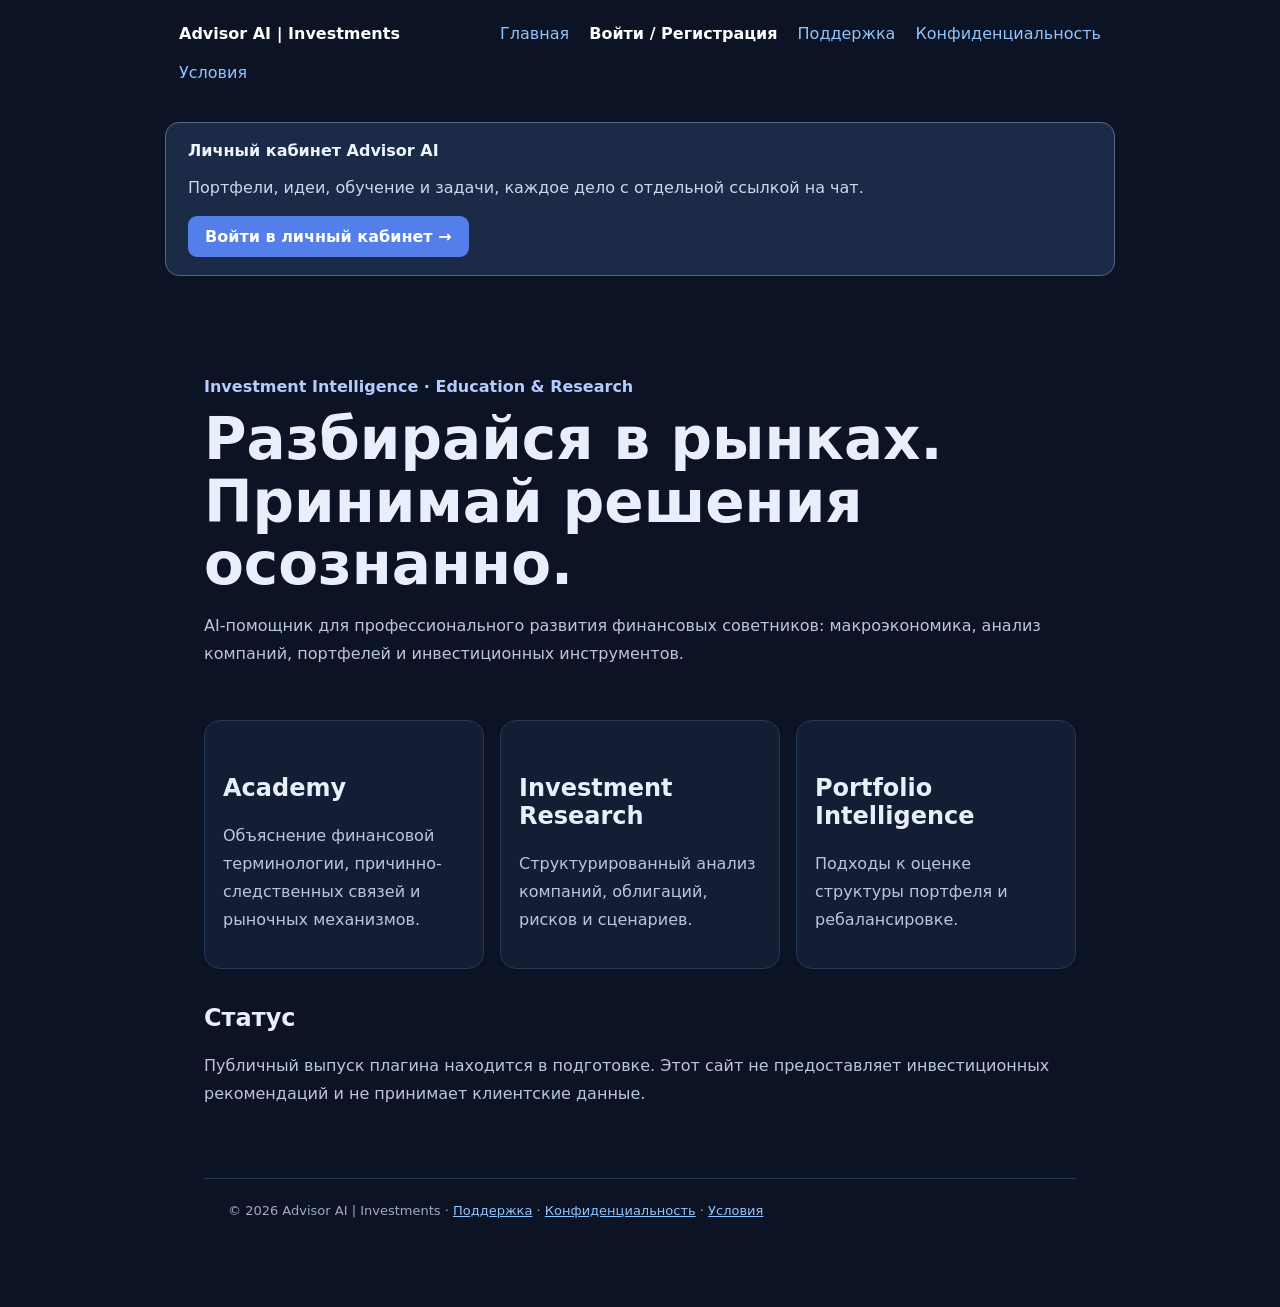
<file: index.html>
<!doctype html><html lang="ru"><head><meta charset="utf-8"><meta name="viewport" content="width=device-width,initial-scale=1"><title>Advisor AI | Investments</title><meta name="description" content="AI-помощник финансового советника: обучение, исследование рынков и аналитические инструменты."><link rel="stylesheet" href="style.css"></head><body><nav><span class="brand">Advisor AI | Investments</span><a href="index.html">Главная</a><a href="workspace.html" style="color:#fff;font-weight:700">Войти / Регистрация</a><a href="support.html">Поддержка</a><a href="privacy.html">Конфиденциальность</a><a href="terms.html">Условия</a></nav><div style="max-width:950px;margin:16px auto;padding:18px 22px;border:1px solid #53688e;border-radius:14px;background:#1b2b47;color:#eef3ff"><strong>Личный кабинет Advisor AI</strong><p style="color:#c9d7ef;line-height:1.5">Портфели, идеи, обучение и задачи, каждое дело с отдельной ссылкой на чат.</p><a style="display:inline-block;padding:11px 17px;border-radius:9px;background:#547fea;color:white;text-decoration:none;font-weight:700" href="workspace.html">Войти в личный кабинет →</a></div><main><section class="hero"><div class="pill">Investment Intelligence · Education & Research</div><h1>Разбирайся в рынках.<br>Принимай решения осознанно.</h1><p>AI-помощник для профессионального развития финансовых советников: макроэкономика, анализ компаний, портфелей и инвестиционных инструментов.</p></section><div class="cards"><div class="card"><h2>Academy</h2><p>Объяснение финансовой терминологии, причинно-следственных связей и рыночных механизмов.</p></div><div class="card"><h2>Investment Research</h2><p>Структурированный анализ компаний, облигаций, рисков и сценариев.</p></div><div class="card"><h2>Portfolio Intelligence</h2><p>Подходы к оценке структуры портфеля и ребалансировке.</p></div></div><h2>Статус</h2><p>Публичный выпуск плагина находится в подготовке. Этот сайт не предоставляет инвестиционных рекомендаций и не принимает клиентские данные.</p><footer>© 2026 Advisor AI | Investments · <a href="support.html">Поддержка</a> · <a href="privacy.html">Конфиденциальность</a> · <a href="terms.html">Условия</a></footer></main></body></html>
</file>
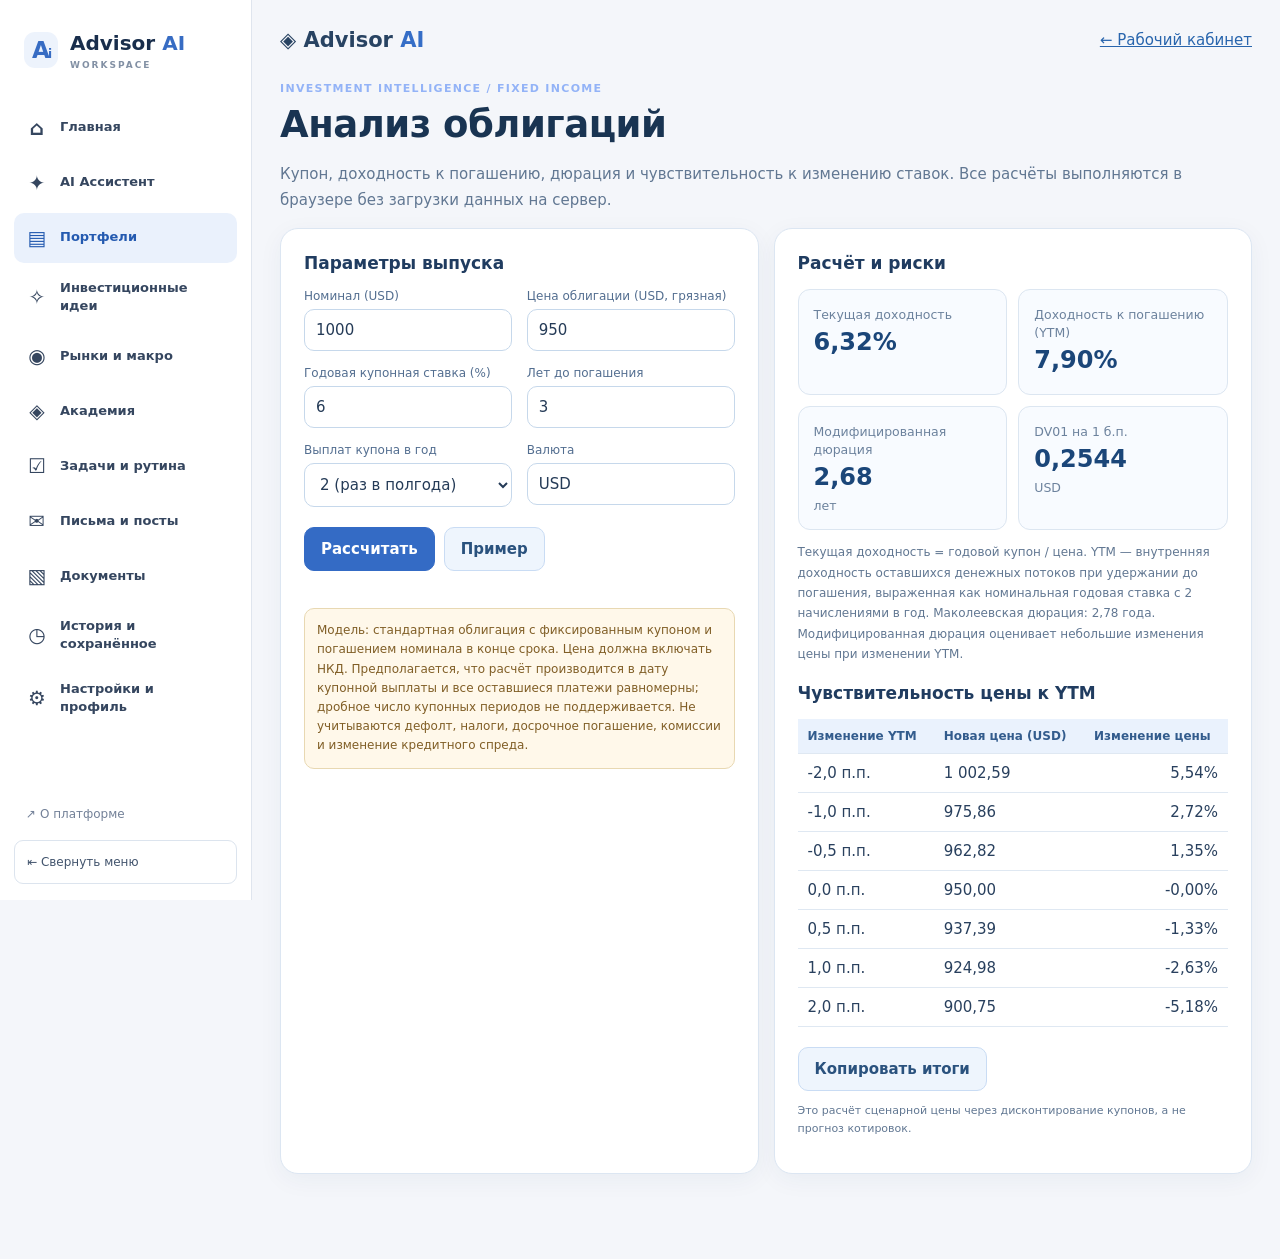
<file: bond-analysis.html>
<!doctype html>
<html lang="ru"><head><meta charset="utf-8"><meta name="viewport" content="width=device-width,initial-scale=1">
<title>Advisor AI · Анализ облигаций</title>
<style>
:root{font:14px Inter,system-ui,-apple-system,"Segoe UI",sans-serif;background:#0a1020;color:#eaf1ff;color-scheme:dark}*{box-sizing:border-box}body{margin:0}main{max-width:1030px;margin:auto;padding:28px 18px 70px}a{color:#a5c3ff}.brand{font-size:21px;font-weight:800}.brand span{color:#82aaff}.top{display:flex;justify-content:space-between;align-items:center;gap:15px;flex-wrap:wrap}.eyebrow{letter-spacing:1.3px;font-size:11px;color:#93b3f7;font-weight:700;margin-top:30px}h1{font-size:32px;margin:7px 0 8px}h2{font-size:17px;margin:0 0 15px}.sub{color:#a6b7d4;line-height:1.6}.grid{display:grid;grid-template-columns:repeat(2,minmax(0,1fr));gap:15px}.panel{border:1px solid #324767;background:#151f33;border-radius:15px;padding:22px}.fields{display:grid;grid-template-columns:repeat(2,minmax(0,1fr));gap:15px}label{display:block;font-size:12px;color:#a9bee0;margin-bottom:6px}input,select{width:100%;background:#0b1527;border:1px solid #395274;border-radius:9px;color:white;padding:12px;font:inherit}button{border:1px solid #46649a;background:#263f6b;color:#f6f9ff;border-radius:9px;padding:12px 16px;font:inherit;font-weight:700;cursor:pointer}button.primary{background:#5984f0;border-color:#5984f0}.tools{display:flex;gap:9px;flex-wrap:wrap;margin-top:20px}.stats{display:grid;grid-template-columns:repeat(2,1fr);gap:11px}.metric{border:1px solid #384d70;background:#1b2b45;border-radius:12px;padding:15px}.metric b{font-size:24px;display:block;margin:5px 0}.metric small{color:#a5b8d8}.hint{font-size:12px;line-height:1.6;color:#9eafcd}.notice{margin-top:17px;border:1px solid #604e3d;background:#2a241d;border-radius:9px;padding:12px;color:#e6caa0;font-size:12px;line-height:1.6}.error{color:#ffbbba;min-height:20px;white-space:pre-wrap}.results{margin-top:17px}.table-wrap{overflow:auto}table{width:100%;border-collapse:collapse}th,td{text-align:left;padding:10px;border-bottom:1px solid #334967;white-space:nowrap}th{color:#a6b9dc;font-size:12px}td:last-child{text-align:right}.quiet{font-size:11px;color:#a9b9d3}@media(max-width:700px){main{padding:18px 12px 40px}h1{font-size:26px}.grid,.fields{grid-template-columns:1fr}.panel{padding:16px}.stats{gap:8px}.metric{padding:12px}.metric b{font-size:20px}}
a.workspace-dock{position:fixed;left:14px;bottom:14px;z-index:999;display:inline-flex;align-items:center;min-height:46px;padding:10px 16px;border-radius:11px;border:1px solid #98b6f4;background:#304f86;color:#fff!important;text-decoration:none;font-weight:750;box-shadow:0 7px 25px #0008}a.workspace-dock:hover{background:#4168a6}a.workspace-dock:focus-visible{outline:3px solid #dbe8ff;outline-offset:3px}@media(max-width:600px){a.workspace-dock{position:sticky;display:flex;top:0;left:0;bottom:auto;width:100%;justify-content:center;border-radius:0;border-left:0;border-right:0;box-shadow:0 4px 18px #0009}}@media print{a.workspace-dock{display:none!important}}
/* Unified Advisor AI light, readable research tools */
:root{background:#f3f6fb;color:#1d314f;color-scheme:light;font-size:15px}
body{background:#f3f6fb;color:#1d314f}
main{max-width:1160px;padding:28px clamp(15px,3vw,35px) 85px}
h1{font-size:clamp(26px,3.6vw,37px);letter-spacing:-.5px;color:#193452;line-height:1.22}
h2{color:#203c60;line-height:1.3}
a{color:#2865ad}.brand,.top,.head{color:#284362}.brand span{color:#356ec7}
.sub,.muted,.hint,.note,.foot,.scenario-note,.quiet{color:#617792;line-height:1.7}
.panel{background:#fff;border:1px solid #dce6f2;border-radius:18px;box-shadow:0 6px 24px rgba(25,59,99,.05);padding:23px}
.tile,.metric,.item{background:#f8fbff;border:1px solid #dce6f1;border-radius:12px;color:#25405f}
.tile strong,.metric strong,.metric b{color:#1b4679}
.tile small,.metric small{color:#6c829d}
input,select,textarea,.scenario-controls input{background:#fff;color:#253b57;border:1px solid #c6d8eb;border-radius:10px;padding:11px}
label,.scenario-controls label{color:#536e90}
input:focus-visible,select:focus-visible,button:focus-visible,a:focus-visible{outline:3px solid #a6c9ff;outline-offset:2px}
button,.button,.btn{background:#eef5fd;color:#2a527e;border:1px solid #c9dcf4;border-radius:10px}
button.primary,.button.primary,.btn.primary{background:#346bc5;border-color:#346bc5;color:#fff}
table{border-collapse:collapse}td,th{border-bottom:1px solid #dfe8f2;color:#29405e}th{background:#eaf2fd;color:#335c8d;font-weight:750}
.notice,.warn{border:1px solid #e8d8b2;background:#fff8ea;color:#805e26;border-radius:10px}
.error,.scenario-error{color:#a53932}.success{background:#eaf7ee;color:#267147;border-color:#a9d9b7}.green{color:#23754e}.red{color:#ad4032}.dim{color:#7488a0}.caution{color:#926420}
.status{color:#456b99}
@media(max-width:720px){main{padding:16px 12px 70px}.panel{padding:15px}h1{font-size:27px}}
@media print{body,:root{background:white!important;color:#111!important}.panel,.tile,.metric,.item{background:white!important;color:#111!important;box-shadow:none!important;border-color:#bbb!important}th,td{color:#111!important}.note,.foot,.sub,.muted{color:#444!important}input,select,textarea{background:white!important;color:#111!important}}
</style><link rel="stylesheet" href="./assets/workspace-shell.css"><script defer src="./assets/workspace-shell.js"></script></head><body><a href="./workspace.html" class="workspace-dock" aria-label="Вернуться в мой Workspace">⌂ Мой Workspace</a><main><div class="top"><div class="brand">◈ Advisor <span>AI</span></div><a href="workspace.html">← Рабочий кабинет</a></div>
<div class="eyebrow">INVESTMENT INTELLIGENCE / FIXED INCOME</div><h1>Анализ облигаций</h1><p class="sub">Купон, доходность к погашению, дюрация и чувствительность к изменению ставок. Все расчёты выполняются в браузере без загрузки данных на сервер.</p>
<div class="grid"><section class="panel"><h2>Параметры выпуска</h2><form id="bond-form"><div class="fields">
<div><label for="face">Номинал (USD)</label><input id="face" type="number" min="0.01" step="any" value="1000" required></div>
<div><label for="price">Цена облигации (USD, грязная)</label><input id="price" type="number" min="0.01" step="any" value="950" required></div>
<div><label for="coupon">Годовая купонная ставка (%)</label><input id="coupon" type="number" min="0" max="100" step="any" value="6" required></div>
<div><label for="years">Лет до погашения</label><input id="years" type="number" min="0.08333333" max="100" step="any" value="3" required></div>
<div><label for="frequency">Выплат купона в год</label><select id="frequency"><option value="1">1 (ежегодно)</option><option value="2" selected>2 (раз в полгода)</option><option value="4">4 (ежеквартально)</option><option value="12">12 (ежемесячно)</option></select></div>
<div><label for="currency">Валюта</label><input id="currency" value="USD" disabled></div>
</div><div class="tools"><button class="primary" type="submit">Рассчитать</button><button id="example" type="button">Пример</button></div></form><div id="error" class="error" role="alert"></div>
<div class="notice">Модель: стандартная облигация с фиксированным купоном и погашением номинала в конце срока. Цена должна включать НКД. Предполагается, что расчёт производится в дату купонной выплаты и все оставшиеся платежи равномерны; дробное число купонных периодов не поддерживается. Не учитываются дефолт, налоги, досрочное погашение, комиссии и изменение кредитного спреда.</div></section>
<section class="panel"><h2>Расчёт и риски</h2><div class="stats">
<div class="metric"><small>Текущая доходность</small><b id="current">—</b></div>
<div class="metric"><small>Доходность к погашению (YTM)</small><b id="ytm">—</b></div>
<div class="metric"><small>Модифицированная дюрация</small><b id="duration">—</b><small>лет</small></div>
<div class="metric"><small>DV01 на 1 б.п.</small><b id="dv01">—</b><small>USD</small></div>
</div><p id="explain" class="hint">Введите параметры и нажмите «Рассчитать».</p>
<div class="results"><h2>Чувствительность цены к YTM</h2><div class="table-wrap"><table><thead><tr><th>Изменение YTM</th><th>Новая цена (USD)</th><th>Изменение цены</th></tr></thead><tbody id="scenarios"><tr><td colspan="3">Нет расчёта</td></tr></tbody></table></div></div>
<div class="tools"><button id="copy" type="button" disabled>Копировать итоги</button></div><p class="quiet">Это расчёт сценарной цены через дисконтирование купонов, а не прогноз котировок.</p></section></div>
</main>
<script>
'use strict';
const $=id=>document.getElementById(id);
const fmt=(n,d=2)=>n.toLocaleString('ru-RU',{minimumFractionDigits:d,maximumFractionDigits:d});
const pct=n=>fmt(n*100)+'%';
let resultText='',resultVersion=0;
function bondPrice(face,coupon,periods,frequency,yieldAnnual){
 const r=yieldAnnual/frequency,c=face*coupon/frequency;
 if(r<=-1)return Infinity;
 let pv=0;for(let i=1;i<=periods;i++)pv+=(c+(i===periods?face:0))/Math.pow(1+r,i);
 return pv;
}
function solveYtm(face,price,coupon,periods,frequency){
 let lo=-frequency*0.9999,hi=0.5*frequency;
 // A root outside the supported negative-yield bracket must not be reported as the boundary.
 if(bondPrice(face,coupon,periods,frequency,lo)<price)throw Error('Невозможно определить YTM в поддерживаемом диапазоне.');
 for(let i=0;i<35&&bondPrice(face,coupon,periods,frequency,hi)>price;i++)hi=hi*2+frequency*0.1;
 if(bondPrice(face,coupon,periods,frequency,hi)>price)throw Error('Невозможно определить YTM в поддерживаемом диапазоне.');
 for(let i=0;i<180;i++){let m=(lo+hi)/2;if(bondPrice(face,coupon,periods,frequency,m)>price)lo=m;else hi=m;}
 return (lo+hi)/2;
}
function calculateBond(o){
 const {face,price,coupon,years,frequency}=o;
 if(![face,price,coupon,years,frequency].every(Number.isFinite)||face<=0||price<=0||coupon<0||coupon>1||years<=0||years>100)throw Error('Проверь номинал, цену, купон и срок до погашения.');
 if(![1,2,4,12].includes(frequency))throw Error('Недопустимая периодичность купона.');
 const nFloat=years*frequency,periods=Math.round(nFloat);
 if(periods<1||periods>1200||Math.abs(nFloat-periods)>0.00001)throw Error('Срок должен содержать целое число купонных периодов. Например, 3 года и 2 выплаты в год.');
 const current=face*coupon/price,ytm=solveYtm(face,price,coupon,periods,frequency);
 let weighted=0,convex=0;const r=ytm/frequency,c=face*coupon/frequency;
 for(let i=1;i<=periods;i++){
  const cf=c+(i===periods?face:0),pv=cf/Math.pow(1+r,i);
  weighted+=pv*i/frequency;convex+=(pv/price)*(i*(i+1))/(frequency*frequency*(1+r)*(1+r));
 }
 const mac=weighted/price,modified=mac/(1+r),dv01=price*(modified*0.0001),convexity=convex;
 if(![current,ytm,mac,modified,dv01,convexity].every(Number.isFinite))throw Error('Числовой диапазон расчёта превышен. Проверь номинал и цену.');
 return {current,ytm,mac,modified,dv01,convexity,periods,face,price,coupon,frequency};
}
function invalidateBondResult(){
 resultVersion++;
 if(!resultText)return;
 resultText='';
 $('copy').disabled=true;
 $('copy').textContent='Копировать итоги';
 $('error').textContent='';
 for(const id of ['current','ytm','duration','dv01'])$(id).textContent='—';
 $('scenarios').textContent='';
 const row=document.createElement('tr'),cell=document.createElement('td');
 cell.colSpan=3;cell.textContent='Нет расчёта';row.append(cell);$('scenarios').append(row);
 $('explain').textContent='Параметры изменены. Нажмите «Рассчитать», чтобы обновить результаты.';
}
function requiredBondNumber(id){
 const value=String($(id).value??'').trim();
 return value===''?NaN:Number(value);
}
function run(){
 resultVersion++;
 $('copy').textContent='Копировать итоги';
 $('error').textContent='';
 try{
  const face=requiredBondNumber('face'),price=requiredBondNumber('price'),coupon=requiredBondNumber('coupon')/100,years=requiredBondNumber('years'),frequency=requiredBondNumber('frequency');
  const d=calculateBond({face,price,coupon,years,frequency});
  $('current').textContent=pct(d.current);$('ytm').textContent=pct(d.ytm);$('duration').textContent=fmt(d.modified);
  $('dv01').textContent=fmt(d.dv01,4);
  $('explain').textContent='Текущая доходность = годовой купон / цена. YTM — внутренняя доходность оставшихся денежных потоков при удержании до погашения, выраженная как номинальная годовая ставка с '+frequency+' начислениями в год. Маколеевская дюрация: '+fmt(d.mac)+' года. Модифицированная дюрация оценивает небольшие изменения цены при изменении YTM.';
  const changes=[-0.02,-0.01,-0.005,0,0.005,0.01,0.02];
  const rows=changes.map(v=>{if((d.ytm+v)/frequency<=-1)return {v,na:true};const next=bondPrice(face,coupon,d.periods,frequency,d.ytm+v);return {v,next,delta:next/price-1}});
  $('scenarios').textContent='';
  for(const r of rows){const tr=document.createElement('tr');for(const cell of [fmt(r.v*100,1)+' п.п.',r.na?'—':fmt(r.next),r.na?'—':pct(r.delta)]){const td=document.createElement('td');td.textContent=cell;tr.append(td)}$('scenarios').append(tr)}
  resultText='Advisor AI — анализ облигации\nНоминал: '+fmt(face)+' USD; цена (грязная): '+fmt(price)+' USD; купон: '+fmt(coupon*100)+'%; срок: '+years+' лет; выплат в год: '+frequency+
   '\nТекущая доходность: '+pct(d.current)+'\nYTM: '+pct(d.ytm)+'\nДюрация Маколея: '+fmt(d.mac)+' лет\nМодифицированная дюрация: '+fmt(d.modified)+' лет\nDV01: '+fmt(d.dv01,4)+' USD\nВыпуклость: '+fmt(d.convexity,4)+
   '\nЦена с учётом НКД; равные купонные периоды, без дефолта, налогов и досрочного погашения.\n';
  $('copy').disabled=false;
 }catch(e){
  $('error').textContent=e.message;resultText='';$('copy').disabled=true;
  for(const id of ['current','ytm','duration','dv01'])$(id).textContent='—';
  $('explain').textContent='Расчёт недоступен. Исправьте параметры и повторите расчёт.';
  $('scenarios').textContent='';
  const tr=document.createElement('tr'),td=document.createElement('td');td.colSpan=3;td.textContent='Нет расчёта';tr.append(td);$('scenarios').append(tr);
 }
}
$('bond-form').addEventListener('input',invalidateBondResult);
$('bond-form').addEventListener('change',invalidateBondResult);
$('bond-form').addEventListener('submit',e=>{e.preventDefault();run()});
$('example').addEventListener('click',()=>{$('face').value=1000;$('price').value=950;$('coupon').value=6;$('years').value=3;$('frequency').value=2;run()});
$('copy').addEventListener('click',async()=>{
 if(!resultText)return;
 const snapshot=resultText,version=resultVersion;
 try{
  await navigator.clipboard.writeText(snapshot);
  if(version===resultVersion&&snapshot===resultText)$('copy').textContent='Скопировано ✓';
 }catch{
  if(version===resultVersion&&snapshot===resultText)$('error').textContent='Браузер заблокировал копирование.';
 }
});
run();
</script></body></html>
</file>
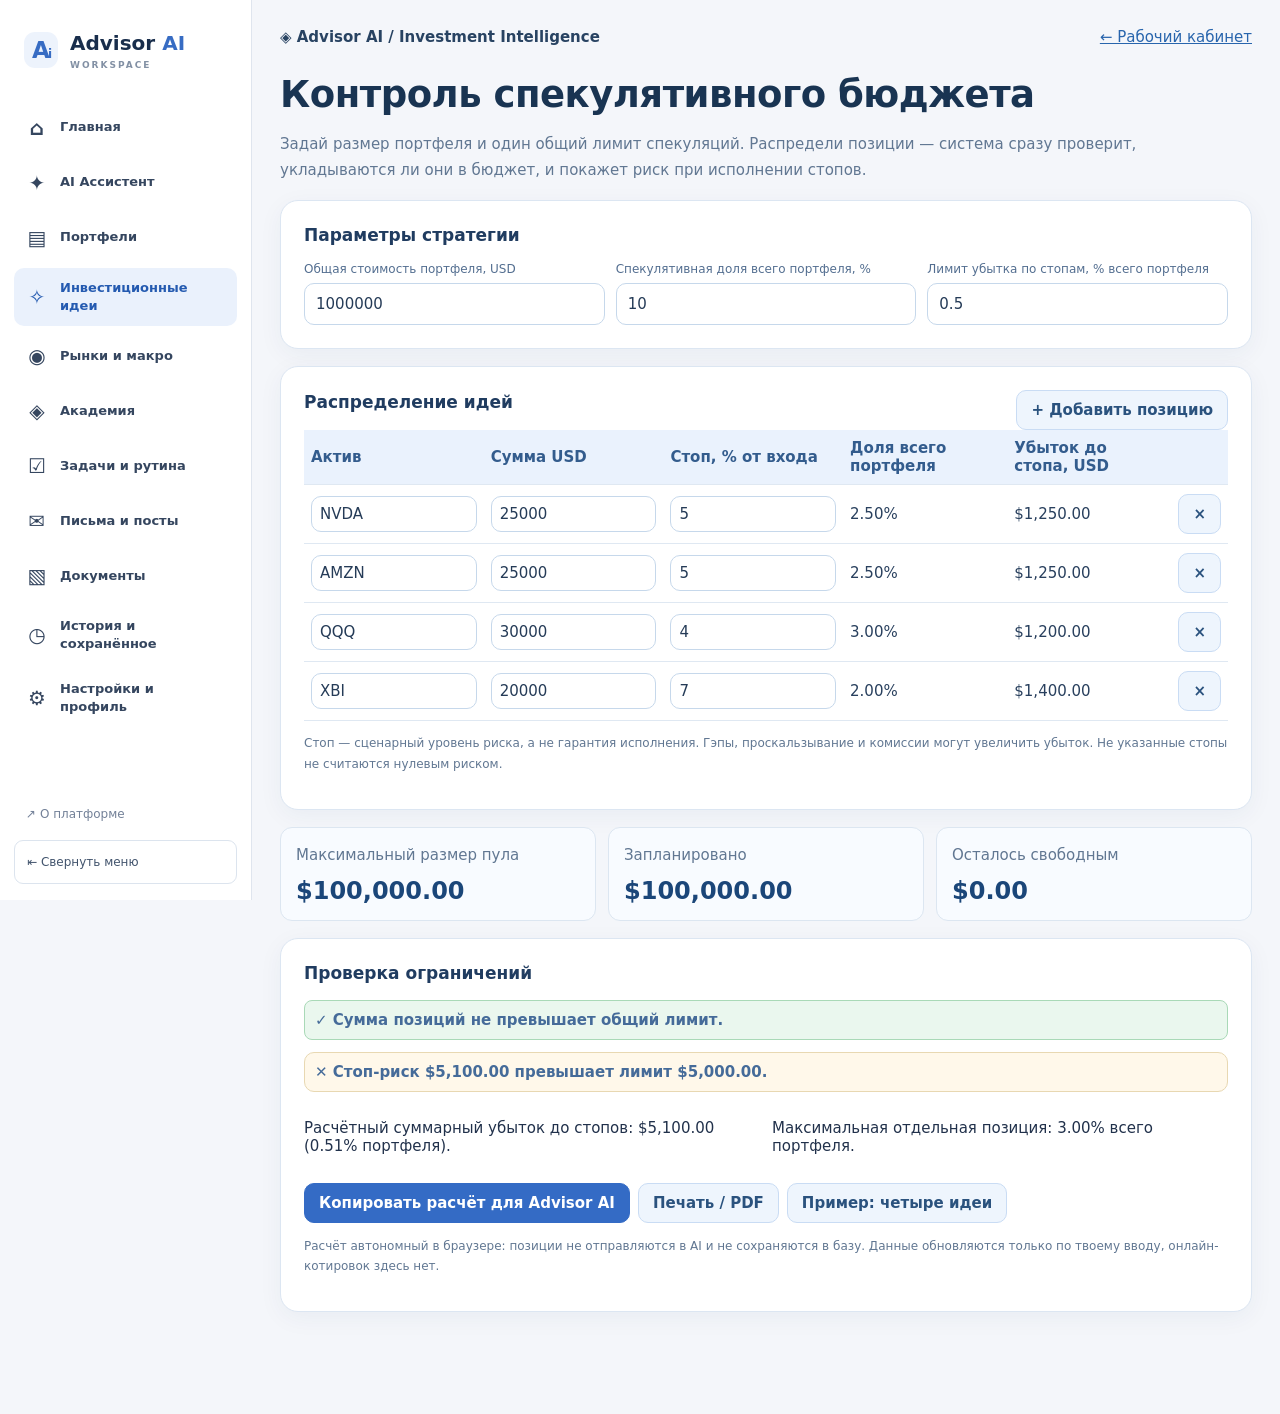
<file: ideas-risk-budget.html>
<!doctype html><html lang="ru"><head><meta charset="utf-8"><meta name="viewport" content="width=device-width,initial-scale=1"><title>Advisor AI · Контроль торгового бюджета</title><style>
:root{font:14px system-ui,-apple-system,"Segoe UI",sans-serif;background:#0b1427;color:#eaf1ff;color-scheme:dark}*{box-sizing:border-box}body{margin:0}main{max-width:1100px;margin:auto;padding:22px 16px 65px}a{color:#b3caff}.head{display:flex;align-items:center;justify-content:space-between;gap:10px;flex-wrap:wrap}h1{font-size:30px;margin:26px 0 8px}h2{font-size:17px;margin:0 0 16px}.muted{color:#aebfdd;line-height:1.6}.panel{background:#17233b;border:1px solid #344a6b;border-radius:16px;padding:19px;margin:17px 0}.grid{display:grid;grid-template-columns:repeat(3,minmax(0,1fr));gap:12px}.fields{display:grid;grid-template-columns:repeat(3,minmax(0,1fr));gap:11px}label{display:block;font-size:12px;color:#aec1df;margin-bottom:7px}input{width:100%;min-width:0;border:1px solid #466084;border-radius:9px;background:#0b182d;color:white;padding:11px;font:inherit}.metric{background:#1b3151;border:1px solid #3a5277;border-radius:12px;padding:15px}.metric strong{display:block;font-size:24px;margin-top:8px}.btn{background:#29446f;border:1px solid #4a6590;border-radius:10px;color:white;padding:10px 14px;font:inherit;font-weight:650;cursor:pointer}.btn.primary{background:#6385eb}.btn:disabled{opacity:.5;cursor:not-allowed}.tools{display:flex;flex-wrap:wrap;gap:8px;margin:13px 0}.table-scroll{overflow:auto}table{border-collapse:collapse;width:100%;min-width:770px}td,th{border-bottom:1px solid #354b6e;padding:9px 7px;text-align:left}td input{padding:8px;min-width:85px}td:last-child,th:last-child{text-align:right}.status{font-weight:700;padding:10px;border-radius:8px;background:#263750;margin:12px 0}.warn{border:1px solid #a47454;color:#f4d2b7;background:#342824}.success{border:1px solid #4c896d;color:#c6f2da;background:#18372f}.note{font-size:12px;color:#afc3de;line-height:1.5}.split{display:grid;grid-template-columns:1fr 1fr;gap:12px}@media(max-width:700px){.grid,.fields,.split{grid-template-columns:1fr}h1{font-size:24px}.panel{padding:13px}}@media print{body{background:white;color:#111}main{padding:0}.panel,.metric{background:white;color:#111;border:1px solid #bbb}.no-print{display:none!important}.note,.muted{color:#444}input{background:white;color:#111;border:none}table{min-width:0}}
a.workspace-dock{position:fixed;left:14px;bottom:14px;z-index:999;display:inline-flex;align-items:center;min-height:46px;padding:10px 16px;border-radius:11px;border:1px solid #98b6f4;background:#304f86;color:#fff!important;text-decoration:none;font-weight:750;box-shadow:0 7px 25px #0008}a.workspace-dock:hover{background:#4168a6}a.workspace-dock:focus-visible{outline:3px solid #dbe8ff;outline-offset:3px}@media(max-width:600px){a.workspace-dock{position:sticky;display:flex;top:0;left:0;bottom:auto;width:100%;justify-content:center;border-radius:0;border-left:0;border-right:0;box-shadow:0 4px 18px #0009}}@media print{a.workspace-dock{display:none!important}}
/* Unified Advisor AI light, readable research tools */
:root{background:#f3f6fb;color:#1d314f;color-scheme:light;font-size:15px}
body{background:#f3f6fb;color:#1d314f}
main{max-width:1160px;padding:28px clamp(15px,3vw,35px) 85px}
h1{font-size:clamp(26px,3.6vw,37px);letter-spacing:-.5px;color:#193452;line-height:1.22}
h2{color:#203c60;line-height:1.3}
a{color:#2865ad}.brand,.top,.head{color:#284362}.brand span{color:#356ec7}
.sub,.muted,.hint,.note,.foot,.scenario-note,.quiet{color:#617792;line-height:1.7}
.panel{background:#fff;border:1px solid #dce6f2;border-radius:18px;box-shadow:0 6px 24px rgba(25,59,99,.05);padding:23px}
.tile,.metric,.item{background:#f8fbff;border:1px solid #dce6f1;border-radius:12px;color:#25405f}
.tile strong,.metric strong,.metric b{color:#1b4679}
.tile small,.metric small{color:#6c829d}
input,select,textarea,.scenario-controls input{background:#fff;color:#253b57;border:1px solid #c6d8eb;border-radius:10px;padding:11px}
label,.scenario-controls label{color:#536e90}
input:focus-visible,select:focus-visible,button:focus-visible,a:focus-visible{outline:3px solid #a6c9ff;outline-offset:2px}
button,.button,.btn{background:#eef5fd;color:#2a527e;border:1px solid #c9dcf4;border-radius:10px}
button.primary,.button.primary,.btn.primary{background:#346bc5;border-color:#346bc5;color:#fff}
table{border-collapse:collapse}td,th{border-bottom:1px solid #dfe8f2;color:#29405e}th{background:#eaf2fd;color:#335c8d;font-weight:750}
.notice,.warn{border:1px solid #e8d8b2;background:#fff8ea;color:#805e26;border-radius:10px}
.error,.scenario-error{color:#a53932}.success{background:#eaf7ee;color:#267147;border-color:#a9d9b7}.green{color:#23754e}.red{color:#ad4032}.dim{color:#7488a0}.caution{color:#926420}
.status{color:#456b99}
@media(max-width:720px){main{padding:16px 12px 70px}.panel{padding:15px}h1{font-size:27px}}
@media print{body,:root{background:white!important;color:#111!important}.panel,.tile,.metric,.item{background:white!important;color:#111!important;box-shadow:none!important;border-color:#bbb!important}th,td{color:#111!important}.note,.foot,.sub,.muted{color:#444!important}input,select,textarea{background:white!important;color:#111!important}}
</style><link rel="stylesheet" href="./assets/workspace-shell.css"><script defer src="./assets/workspace-shell.js"></script></head><body><a href="./workspace.html" class="workspace-dock" aria-label="Вернуться в мой Workspace">⌂ Мой Workspace</a><main><div class="head"><b>◈ Advisor AI / Investment Intelligence</b><a href="./workspace.html">← Рабочий кабинет</a></div><h1>Контроль спекулятивного бюджета</h1><p class="muted">Задай размер портфеля и один общий лимит спекуляций. Распредели позиции — система сразу проверит, укладываются ли они в бюджет, и покажет риск при исполнении стопов.</p>
<section class="panel"><h2>Параметры стратегии</h2><div class="fields"><div><label for="portfolio">Общая стоимость портфеля, USD</label><input id="portfolio" type="number" min="1" step="any" value="1000000"></div><div><label for="pool">Спекулятивная доля всего портфеля, %</label><input id="pool" type="number" min="0" max="100" step="any" value="10"></div><div><label for="risk">Лимит убытка по стопам, % всего портфеля</label><input id="risk" type="number" min="0" max="100" step="any" value="0.5"></div></div></section>
<section class="panel"><div class="head"><h2>Распределение идей</h2><button class="btn no-print" id="add">+ Добавить позицию</button></div><div class="table-scroll"><table><thead><tr><th>Актив</th><th>Сумма USD</th><th>Стоп, % от входа</th><th>Доля всего портфеля</th><th>Убыток до стопа, USD</th><th class="no-print"></th></tr></thead><tbody id="positions"></tbody></table></div><p class="note">Стоп — сценарный уровень риска, а не гарантия исполнения. Гэпы, проскальзывание и комиссии могут увеличить убыток. Не указанные стопы не считаются нулевым риском.</p></section>
<div class="grid"><div class="metric"><span class="muted">Максимальный размер пула</span><strong id="budget">—</strong></div><div class="metric"><span class="muted">Запланировано</span><strong id="allocated">—</strong></div><div class="metric"><span class="muted">Осталось свободным</span><strong id="remaining">—</strong></div></div>
<section class="panel"><h2>Проверка ограничений</h2><div id="budget-status" class="status"></div><div id="risk-status" class="status"></div><div class="split"><p id="portfolio-risk"></p><p id="largest"></p></div><div class="tools no-print"><button id="copy" class="btn primary">Копировать расчёт для Advisor AI</button><button id="print" class="btn">Печать / PDF</button><button id="example" class="btn">Пример: четыре идеи</button></div><p class="note">Расчёт автономный в браузере: позиции не отправляются в AI и не сохраняются в базу. Данные обновляются только по твоему вводу, онлайн-котировок здесь нет.</p></section>
</main><script>
'use strict';
const $=id=>document.getElementById(id),usd=n=>Number(n).toLocaleString('en-US',{style:'currency',currency:'USD',maximumFractionDigits:2});
let rows=[{ticker:'NVDA',amount:25000,stop:5},{ticker:'AMZN',amount:25000,stop:5},{ticker:'QQQ',amount:30000,stop:4},{ticker:'XBI',amount:20000,stop:7}],result=null;
function requiredNumber(id){const value=$(id).value;return value.trim()===''?NaN:Number(value)}
function compute(portfolio,pool,limit,positions){
 if(!Number.isFinite(portfolio)||portfolio<=0||!Number.isFinite(pool)||pool<0||pool>100||!Number.isFinite(limit)||limit<0||limit>100)throw Error('Проверь стоимость портфеля и ограничения от 0 до 100%.');
 if(positions.length>30)throw Error('Максимум 30 позиций.');
 let allocated=0,riskUsd=0,missing=0,max=0;
 const details=positions.map((p,i)=>{
  if(!Number.isFinite(p.amount)||p.amount<0||p.amount>1e12||typeof p.ticker!=='string'||!p.ticker.trim())throw Error('Проверь название и сумму позиции '+(i+1));
  if(p.stop!==null&&(!Number.isFinite(p.stop)||p.stop<0||p.stop>100))throw Error('Стоп от 0 до 100% для позиции '+(i+1));
  allocated+=p.amount;max=Math.max(max,p.amount);
  const loss=p.stop===null?null:p.amount*p.stop/100;
  // Reject unrepresentable ratios rather than displaying Infinity% or exporting it.
  const portfolioPct=p.amount/portfolio*100;
  if(!Number.isFinite(portfolioPct))throw Error('Невозможно рассчитать долю позиции: проверь стоимость портфеля и сумму позиции '+(i+1)+'.');
  if(loss===null&&p.amount>0)missing++;else riskUsd+=loss||0;
  return {...p,portfolioPct,loss};
 });
 // Scale percentages first so finite portfolios cannot overflow at the intermediate multiplication.
 const budget=portfolio*(pool/100),lossLimit=portfolio*(limit/100);
 // Allow only machine-rounding differences at a positive limit; zero limits must reject every positive exposure.
 const withinLimit=(used,cap)=>used<=cap||(cap>0&&used-cap<=8*Number.EPSILON*Math.max(used,cap));
 return {portfolio,pool,limit,details,allocated,budget,remaining:budget-allocated,withinBudget:withinLimit(allocated,budget),riskUsd,lossLimit,missing,withinRisk:missing===0&&withinLimit(riskUsd,lossLimit),largestPct:max/portfolio*100};
}
function render(){
 const body=$('positions');body.textContent='';
 for(let i=0;i<rows.length;i++){
  const row=rows[i],tr=document.createElement('tr');
  for(const [key,type,min,max] of [['ticker','text',null,null],['amount','number',0,null],['stop','number',0,100]]){
   const td=document.createElement('td'),input=document.createElement('input');
   input.type=type;input.value=row[key]??'';input.setAttribute('aria-label',key+' — позиция '+(i+1));if(min!==null)input.min=String(min);if(max!==null)input.max=String(max);if(type==='number')input.step='any';
   input.addEventListener('input',()=>{row[key]=key==='ticker'?input.value:input.value===''?(key==='stop'?null:NaN):Number(input.value);calculate()});td.append(input);tr.append(td);
  }
  // Derived columns are filled from the validated calculation, never from stale row input.
  tr.append(document.createElement('td'),document.createElement('td'));
  const td=document.createElement('td');td.className='no-print';const btn=document.createElement('button');btn.className='btn';btn.textContent='×';btn.title='Убрать позицию';btn.onclick=()=>{rows.splice(i,1);render()};td.append(btn);tr.append(td);body.append(tr);
 }
 calculate();
}
function updatePositionMetrics(details){
 const tableRows=$('positions').children;
 for(let i=0;i<tableRows.length;i++){
  const cells=tableRows[i].children,detail=details?.[i];
  cells[3].textContent=detail?detail.portfolioPct.toFixed(2)+'%':'—';
  cells[4].textContent=detail?(detail.loss===null?'Не указан':usd(detail.loss)):'—';
 }
}
function calculate(){
 // Any input edit invalidates feedback for the previously copied calculation.
 $('copy').textContent='Копировать расчёт для Advisor AI';
 try{
  result=compute(requiredNumber('portfolio'),requiredNumber('pool'),requiredNumber('risk'),rows);
  updatePositionMetrics(result.details);
  $('budget').textContent=usd(result.budget);$('allocated').textContent=usd(result.allocated);$('remaining').textContent=usd(result.remaining);
  $('budget-status').className='status '+(result.withinBudget?'success':'warn');$('budget-status').textContent=result.withinBudget?'✓ Сумма позиций не превышает общий лимит.':'✕ Превышение бюджета на '+usd(-result.remaining)+'. Сократи позиции.';
  $('risk-status').className='status '+(result.withinRisk?'success':'warn');$('risk-status').textContent=result.missing?'Не указаны стопы для '+result.missing+' позиций: общий стоп-риск не определён.':result.withinRisk?'✓ Суммарный расчётный риск в пределах '+usd(result.lossLimit)+'.':'✕ Стоп-риск '+usd(result.riskUsd)+' превышает лимит '+usd(result.lossLimit)+'.';
  $('portfolio-risk').textContent='Расчётный суммарный убыток до стопов: '+usd(result.riskUsd)+' ('+(100*result.riskUsd/result.portfolio).toFixed(2)+'% портфеля).'+(result.missing?' Без учёта '+result.missing+' позиций.':'');
  $('largest').textContent='Максимальная отдельная позиция: '+result.largestPct.toFixed(2)+'% всего портфеля.';
  $('copy').disabled=false;$('print').disabled=false;
 }catch(e){
  result=null;updatePositionMetrics(null);
  for(const id of ['budget','allocated','remaining'])$(id).textContent='—';
  $('budget-status').className='status warn';$('budget-status').textContent=e.message;
  $('risk-status').className='status warn';$('risk-status').textContent='Исправь исходные данные.';
  $('portfolio-risk').textContent='';$('largest').textContent='';
  $('copy').disabled=true;$('print').disabled=true;
 }
}
$('portfolio').oninput=render;$('pool').oninput=calculate;$('risk').oninput=calculate;
$('add').onclick=()=>{if(rows.length>=30)return;rows.push({ticker:'Новая идея',amount:0,stop:null});render()};
$('example').onclick=()=>{rows=[{ticker:'NVDA',amount:25000,stop:5},{ticker:'AMZN',amount:25000,stop:5},{ticker:'QQQ',amount:30000,stop:4},{ticker:'XBI',amount:20000,stop:7}];$('portfolio').value=1000000;$('pool').value=10;$('risk').value=0.5;render()};
$('print').onclick=()=>window.print();
$('copy').onclick=async()=>{if(!result)return;const r=result;const text=['Advisor AI — проверка торгового бюджета','Общий портфель: '+usd(r.portfolio),'Один общий спекулятивный лимит: '+r.pool+'% = '+usd(r.budget),'Предложено: '+usd(r.allocated),'Остаток: '+usd(r.remaining),'Укладывается в пул: '+(r.withinBudget?'да':'НЕТ'),'Лимит риска: '+usd(r.lossLimit),'Стоп-риск: '+(r.missing?'неполный':usd(r.riskUsd)),'','Позиции:',...r.details.map(x=>x.ticker+' — '+usd(x.amount)+' ('+x.portfolioPct.toFixed(2)+'% портфеля), стоп '+(x.stop===null?'НЕ ЗАДАН':x.stop+'%')+(x.loss===null?'':', риск '+usd(x.loss))), 'Риск с учётом гэпов/проскальзывания может быть выше.','Сверь цены, ликвидность, корреляции и события перед сделками.'].join('\n');try{await navigator.clipboard.writeText(text);if(result===r)$('copy').textContent='Скопировано ✓'}catch{if(result===r)$('copy').textContent='Копирование недоступно'}};
render();
</script></body></html>
</file>
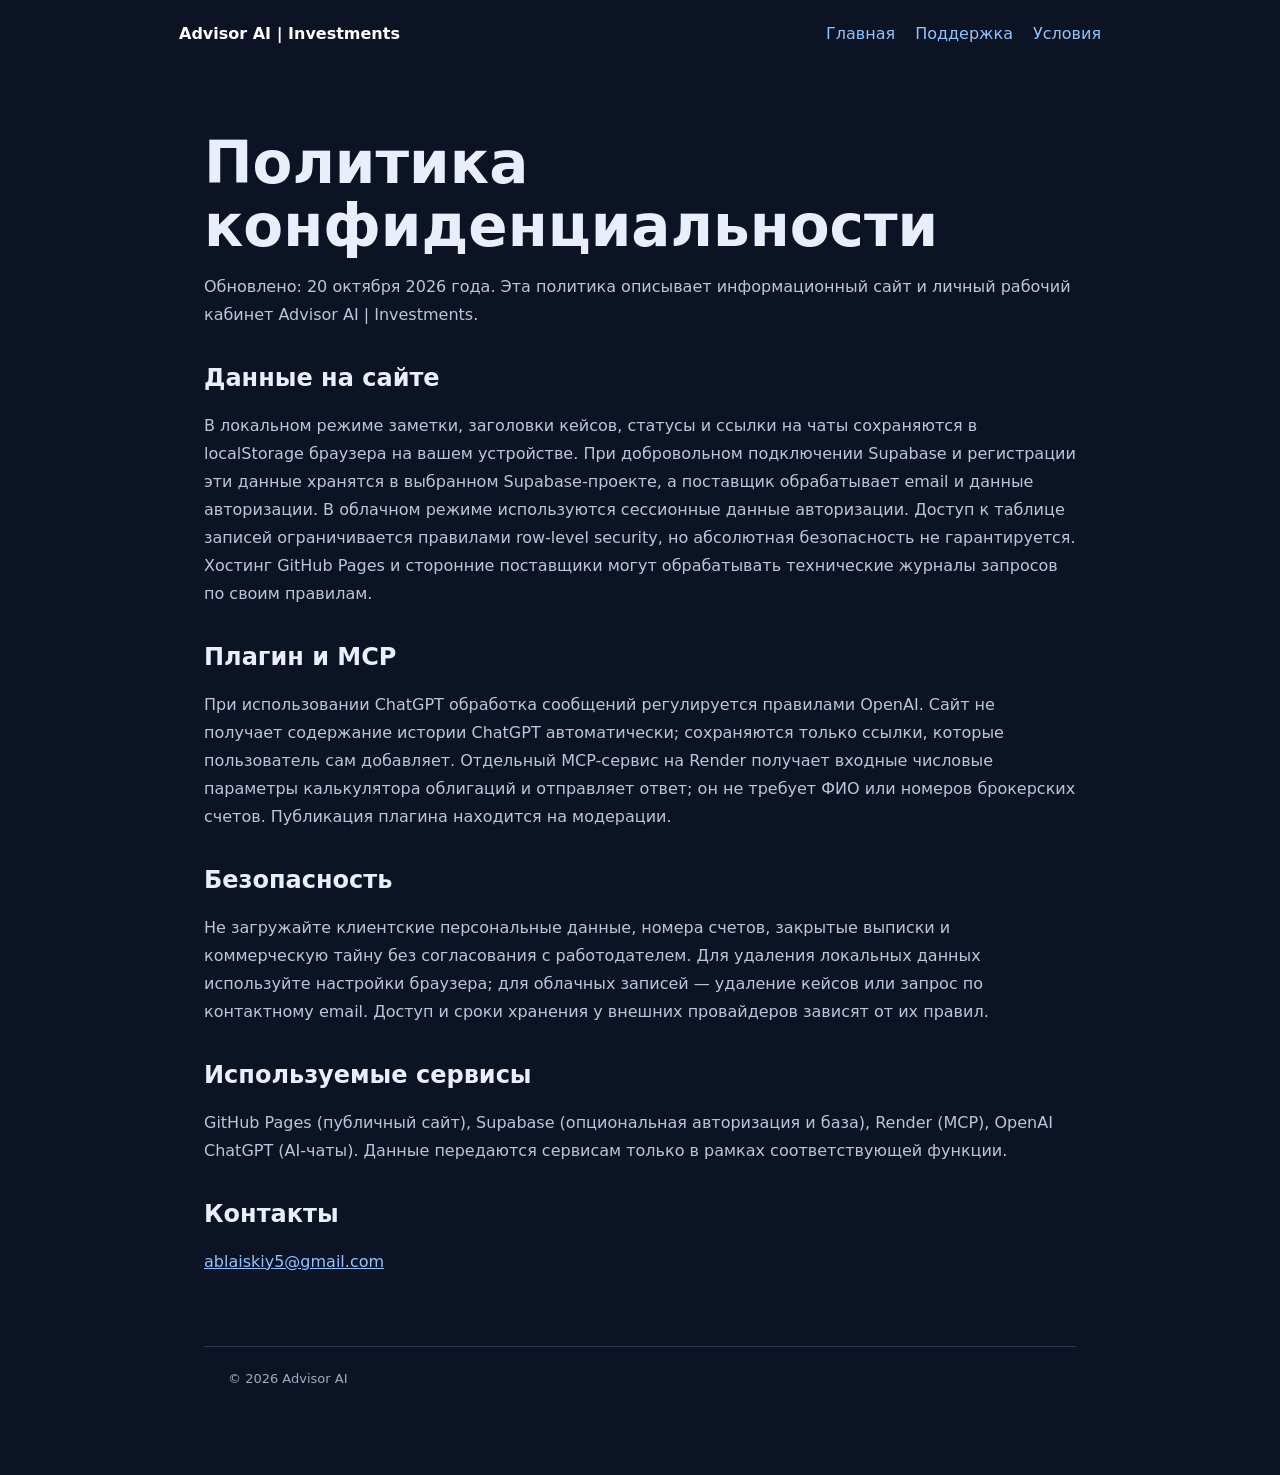
<file: privacy.html>
<!doctype html><html lang="ru"><head><meta charset="utf-8"><meta name="viewport" content="width=device-width,initial-scale=1"><title>Политика конфиденциальности — Advisor AI</title><link rel="stylesheet" href="style.css"></head><body><nav><span class="brand">Advisor AI | Investments</span><a href="index.html">Главная</a><a href="support.html">Поддержка</a><a href="terms.html">Условия</a></nav><main><h1>Политика конфиденциальности</h1><p>Обновлено: 20 октября 2026 года. Эта политика описывает информационный сайт и личный рабочий кабинет Advisor AI | Investments.</p><h2>Данные на сайте</h2><p>В локальном режиме заметки, заголовки кейсов, статусы и ссылки на чаты сохраняются в localStorage браузера на вашем устройстве. При добровольном подключении Supabase и регистрации эти данные хранятся в выбранном Supabase-проекте, а поставщик обрабатывает email и данные авторизации. В облачном режиме используются сессионные данные авторизации. Доступ к таблице записей ограничивается правилами row-level security, но абсолютная безопасность не гарантируется. Хостинг GitHub Pages и сторонние поставщики могут обрабатывать технические журналы запросов по своим правилам.</p><h2>Плагин и MCP</h2><p>При использовании ChatGPT обработка сообщений регулируется правилами OpenAI. Сайт не получает содержание истории ChatGPT автоматически; сохраняются только ссылки, которые пользователь сам добавляет. Отдельный MCP-сервис на Render получает входные числовые параметры калькулятора облигаций и отправляет ответ; он не требует ФИО или номеров брокерских счетов. Публикация плагина находится на модерации.</p><h2>Безопасность</h2><p>Не загружайте клиентские персональные данные, номера счетов, закрытые выписки и коммерческую тайну без согласования с работодателем. Для удаления локальных данных используйте настройки браузера; для облачных записей — удаление кейсов или запрос по контактному email. Доступ и сроки хранения у внешних провайдеров зависят от их правил.</p><h2>Используемые сервисы</h2><p>GitHub Pages (публичный сайт), Supabase (опциональная авторизация и база), Render (MCP), OpenAI ChatGPT (AI-чаты). Данные передаются сервисам только в рамках соответствующей функции.</p><h2>Контакты</h2><p><a href="mailto:ablaiskiy5@gmail.com">ablaiskiy5@gmail.com</a></p><footer>© 2026 Advisor AI</footer></main></body></html>
</file>
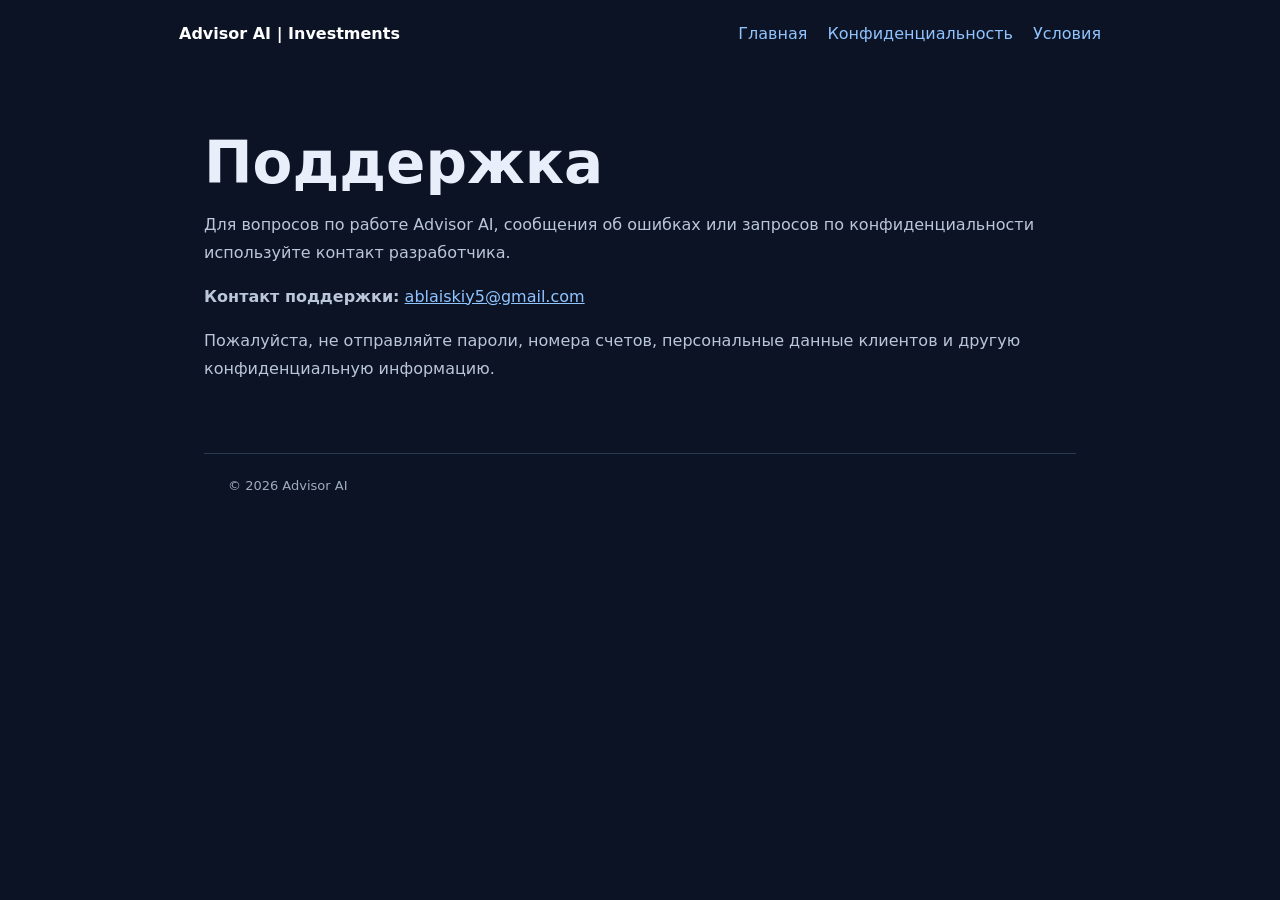
<file: support.html>
<!doctype html><html lang="ru"><head><meta charset="utf-8"><meta name="viewport" content="width=device-width,initial-scale=1"><title>Поддержка — Advisor AI</title><link rel="stylesheet" href="style.css"></head><body><nav><span class="brand">Advisor AI | Investments</span><a href="index.html">Главная</a><a href="privacy.html">Конфиденциальность</a><a href="terms.html">Условия</a></nav><main><h1>Поддержка</h1><p>Для вопросов по работе Advisor AI, сообщения об ошибках или запросов по конфиденциальности используйте контакт разработчика.</p><p><strong>Контакт поддержки:</strong> <a href="mailto:ablaiskiy5@gmail.com">ablaiskiy5@gmail.com</a></p><p>Пожалуйста, не отправляйте пароли, номера счетов, персональные данные клиентов и другую конфиденциальную информацию.</p><footer>© 2026 Advisor AI</footer></main></body></html>
</file>
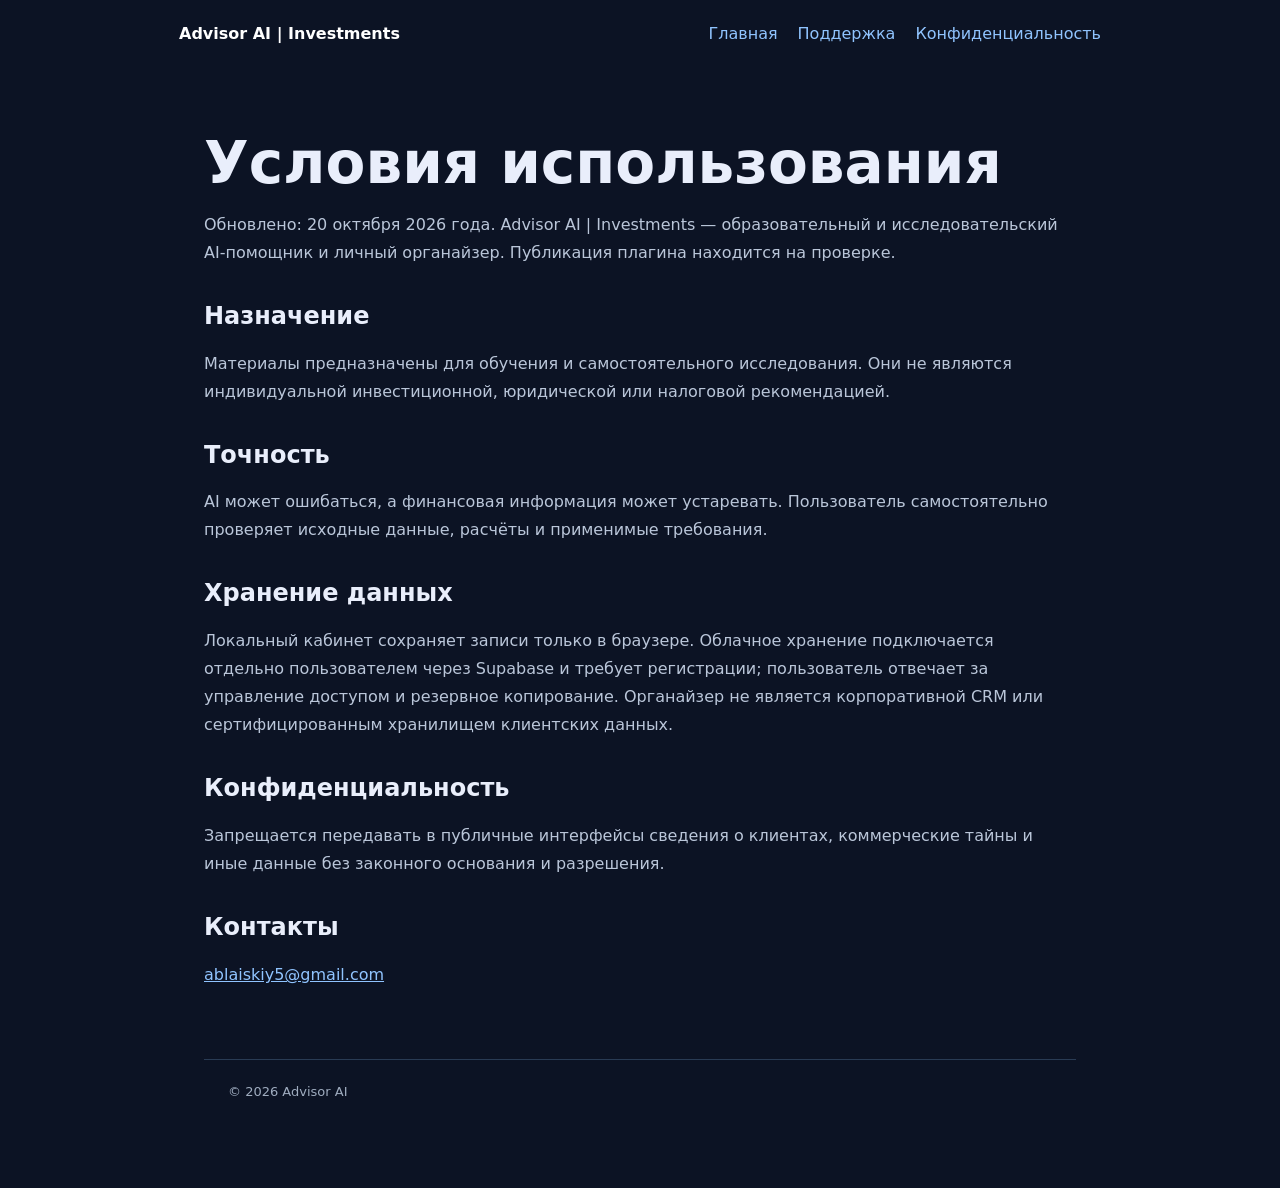
<file: terms.html>
<!doctype html><html lang="ru"><head><meta charset="utf-8"><meta name="viewport" content="width=device-width,initial-scale=1"><title>Условия использования — Advisor AI</title><link rel="stylesheet" href="style.css"></head><body><nav><span class="brand">Advisor AI | Investments</span><a href="index.html">Главная</a><a href="support.html">Поддержка</a><a href="privacy.html">Конфиденциальность</a></nav><main><h1>Условия использования</h1><p>Обновлено: 20 октября 2026 года. Advisor AI | Investments — образовательный и исследовательский AI-помощник и личный органайзер. Публикация плагина находится на проверке.</p><h2>Назначение</h2><p>Материалы предназначены для обучения и самостоятельного исследования. Они не являются индивидуальной инвестиционной, юридической или налоговой рекомендацией.</p><h2>Точность</h2><p>AI может ошибаться, а финансовая информация может устаревать. Пользователь самостоятельно проверяет исходные данные, расчёты и применимые требования.</p><h2>Хранение данных</h2><p>Локальный кабинет сохраняет записи только в браузере. Облачное хранение подключается отдельно пользователем через Supabase и требует регистрации; пользователь отвечает за управление доступом и резервное копирование. Органайзер не является корпоративной CRM или сертифицированным хранилищем клиентских данных.</p><h2>Конфиденциальность</h2><p>Запрещается передавать в публичные интерфейсы сведения о клиентах, коммерческие тайны и иные данные без законного основания и разрешения.</p><h2>Контакты</h2><p><a href="mailto:ablaiskiy5@gmail.com">ablaiskiy5@gmail.com</a></p><footer>© 2026 Advisor AI</footer></main></body></html>
</file>
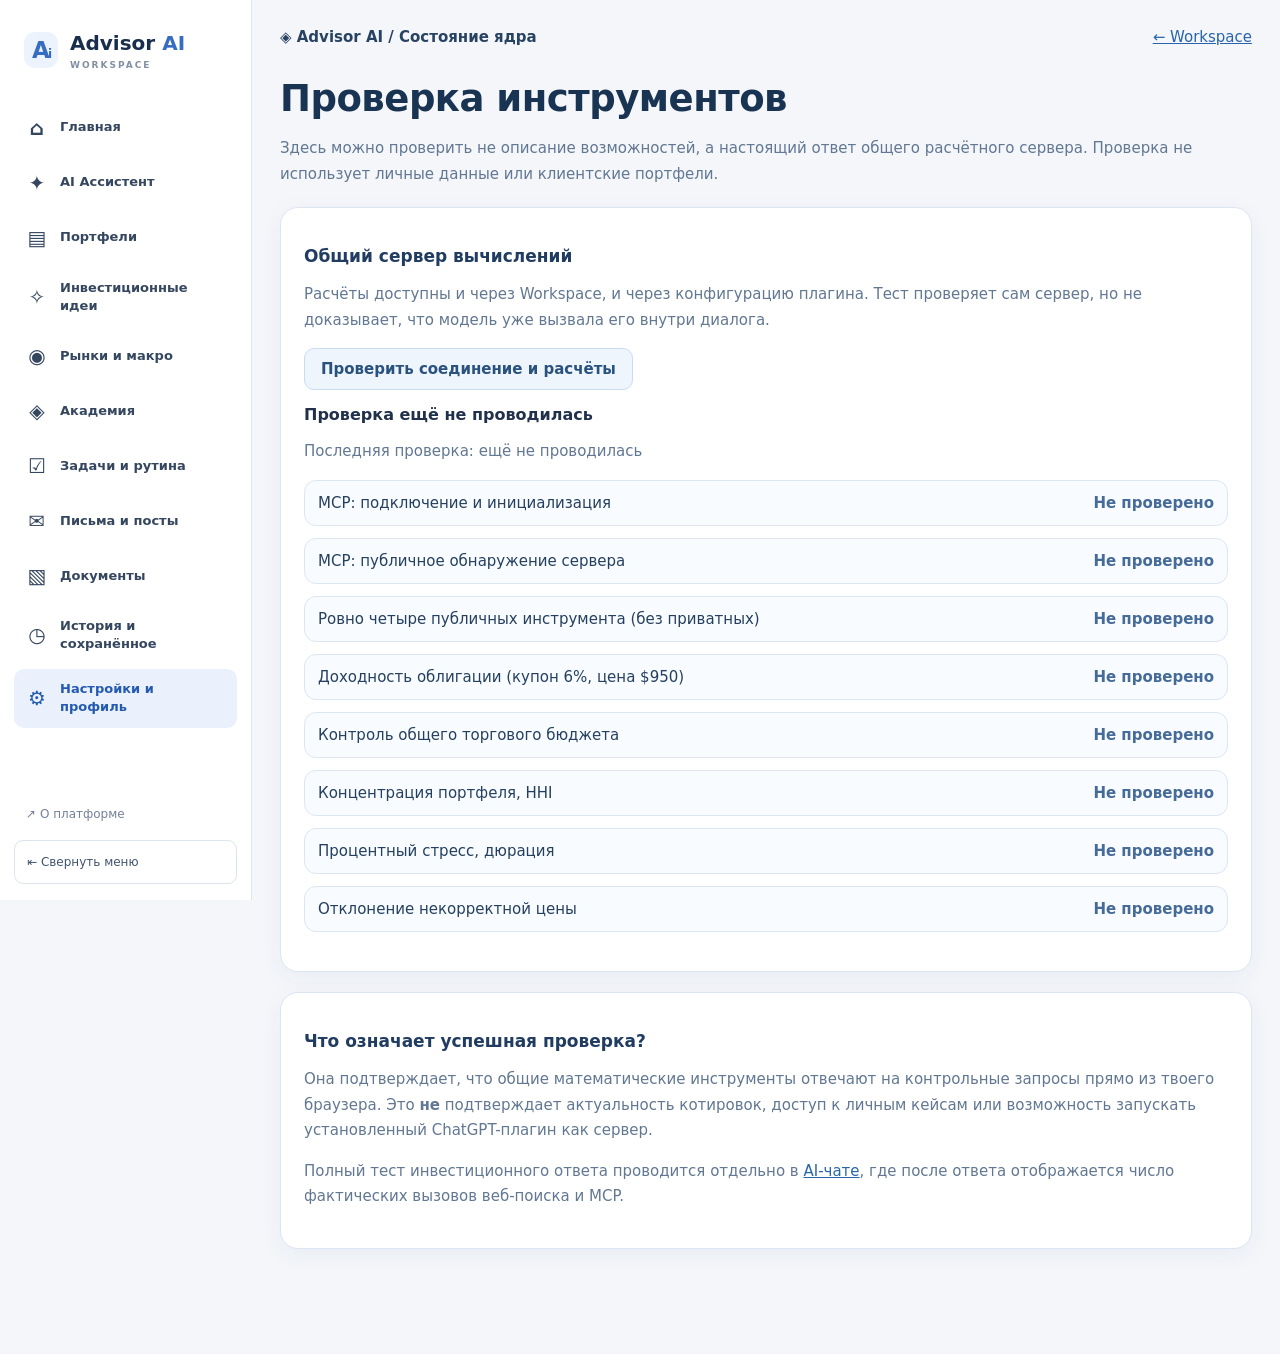
<file: tools-health.html>
<!doctype html><html lang="ru"><head><meta charset="utf-8"><meta name="viewport" content="width=device-width,initial-scale=1"><title>Advisor AI — диагностика инструментов</title><style>
:root{font:14px system-ui,-apple-system,"Segoe UI",sans-serif;color-scheme:dark;background:#0c1528;color:#ecf3ff}*{box-sizing:border-box}body{margin:0}main{max-width:880px;margin:auto;padding:22px 16px 70px}h1{font-size:29px;margin:30px 0 6px}h2{font-size:17px}.top{display:flex;gap:12px;align-items:center;justify-content:space-between;flex-wrap:wrap}.panel{background:#182843;border:1px solid #354d73;border-radius:16px;padding:19px;margin:20px 0}.muted{color:#adc3df;line-height:1.6}.btn{background:#5977da;border:1px solid #8198ec;color:white;font:inherit;padding:11px 16px;border-radius:10px;font-weight:700;cursor:pointer}.btn:disabled{opacity:.6;cursor:wait}.list{display:grid;gap:12px}.item{background:#13223b;padding:13px;border-radius:10px;border:1px solid #364b6b;display:flex;justify-content:space-between;gap:14px;flex-wrap:wrap}.status{font-weight:750}.green{color:#96edbe}.red{color:#ffc1ac}.dim{color:#aebfd9}.caution{color:#ffda93}a{color:#a9c3ff}code{white-space:pre-wrap;overflow-wrap:anywhere}.summary{font-size:16px;font-weight:700;margin:15px 0}@media(max-width:650px){h1{font-size:24px}.panel{padding:13px}}
a.workspace-dock{position:fixed;left:14px;bottom:14px;z-index:999;display:inline-flex;align-items:center;min-height:46px;padding:10px 16px;border-radius:11px;border:1px solid #98b6f4;background:#304f86;color:#fff!important;text-decoration:none;font-weight:750;box-shadow:0 7px 25px #0008}a.workspace-dock:hover{background:#4168a6}a.workspace-dock:focus-visible{outline:3px solid #dbe8ff;outline-offset:3px}@media(max-width:600px){a.workspace-dock{position:sticky;display:flex;top:0;left:0;bottom:auto;width:100%;justify-content:center;border-radius:0;border-left:0;border-right:0;box-shadow:0 4px 18px #0009}}@media print{a.workspace-dock{display:none!important}}
/* Unified Advisor AI light, readable research tools */
:root{background:#f3f6fb;color:#1d314f;color-scheme:light;font-size:15px}
body{background:#f3f6fb;color:#1d314f}
main{max-width:1160px;padding:28px clamp(15px,3vw,35px) 85px}
h1{font-size:clamp(26px,3.6vw,37px);letter-spacing:-.5px;color:#193452;line-height:1.22}
h2{color:#203c60;line-height:1.3}
a{color:#2865ad}.brand,.top,.head{color:#284362}.brand span{color:#356ec7}
.sub,.muted,.hint,.note,.foot,.scenario-note,.quiet{color:#617792;line-height:1.7}
.panel{background:#fff;border:1px solid #dce6f2;border-radius:18px;box-shadow:0 6px 24px rgba(25,59,99,.05);padding:23px}
.tile,.metric,.item{background:#f8fbff;border:1px solid #dce6f1;border-radius:12px;color:#25405f}
.tile strong,.metric strong,.metric b{color:#1b4679}
.tile small,.metric small{color:#6c829d}
input,select,textarea,.scenario-controls input{background:#fff;color:#253b57;border:1px solid #c6d8eb;border-radius:10px;padding:11px}
label,.scenario-controls label{color:#536e90}
input:focus-visible,select:focus-visible,button:focus-visible,a:focus-visible{outline:3px solid #a6c9ff;outline-offset:2px}
button,.button,.btn{background:#eef5fd;color:#2a527e;border:1px solid #c9dcf4;border-radius:10px}
button.primary,.button.primary,.btn.primary{background:#346bc5;border-color:#346bc5;color:#fff}
table{border-collapse:collapse}td,th{border-bottom:1px solid #dfe8f2;color:#29405e}th{background:#eaf2fd;color:#335c8d;font-weight:750}
.notice,.warn{border:1px solid #e8d8b2;background:#fff8ea;color:#805e26;border-radius:10px}
.error,.scenario-error{color:#a53932}.success{background:#eaf7ee;color:#267147;border-color:#a9d9b7}.green{color:#23754e}.red{color:#ad4032}.dim{color:#7488a0}.caution{color:#926420}
.status{color:#456b99}
@media(max-width:720px){main{padding:16px 12px 70px}.panel{padding:15px}h1{font-size:27px}}
@media print{body,:root{background:white!important;color:#111!important}.panel,.tile,.metric,.item{background:white!important;color:#111!important;box-shadow:none!important;border-color:#bbb!important}th,td{color:#111!important}.note,.foot,.sub,.muted{color:#444!important}input,select,textarea{background:white!important;color:#111!important}}
</style><link rel="stylesheet" href="./assets/workspace-shell.css"><script defer src="./assets/workspace-shell.js"></script></head><body><a href="./workspace.html" class="workspace-dock" aria-label="Вернуться в мой Workspace">⌂ Мой Workspace</a><main><div class="top"><strong>◈ Advisor AI / Состояние ядра</strong><a href="./workspace.html">← Workspace</a></div>
<h1>Проверка инструментов</h1><p class="muted">Здесь можно проверить не описание возможностей, а настоящий ответ общего расчётного сервера. Проверка не использует личные данные или клиентские портфели.</p>
<section class="panel"><h2>Общий сервер вычислений</h2><p class="muted">Расчёты доступны и через Workspace, и через конфигурацию плагина. Тест проверяет сам сервер, но не доказывает, что модель уже вызвала его внутри диалога.</p><button id="test" class="btn">Проверить соединение и расчёты</button><p class="summary" id="overall" role="status">Проверка ещё не проводилась</p><p id="checked-at" class="muted" aria-live="polite">Последняя проверка: ещё не проводилась</p>
<div class="list" id="steps">
<div class="item"><span>MCP: подключение и инициализация</span><span class="status dim" id="step-init">Не проверено</span></div>
<div class="item"><span>MCP: публичное обнаружение сервера</span><span class="status dim" id="step-discover">Не проверено</span></div>
<div class="item"><span>Ровно четыре публичных инструмента (без приватных)</span><span class="status dim" id="step-list">Не проверено</span></div>
<div class="item"><span>Доходность облигации (купон 6%, цена $950)</span><span class="status dim" id="step-bond">Не проверено</span></div>
<div class="item"><span>Контроль общего торгового бюджета</span><span class="status dim" id="step-budget">Не проверено</span></div>
<div class="item"><span>Концентрация портфеля, HHI</span><span class="status dim" id="step-hhi">Не проверено</span></div>
<div class="item"><span>Процентный стресс, дюрация</span><span class="status dim" id="step-duration">Не проверено</span></div>
<div class="item"><span>Отклонение некорректной цены</span><span class="status dim" id="step-invalid">Не проверено</span></div>
</div><p id="details" class="muted" style="margin-top:16px" aria-live="polite"></p></section>
<section class="panel"><h2>Что означает успешная проверка?</h2><p class="muted">Она подтверждает, что общие математические инструменты отвечают на контрольные запросы прямо из твоего браузера. Это <strong>не</strong> подтверждает актуальность котировок, доступ к личным кейсам или возможность запускать установленный ChatGPT-плагин как сервер.</p><p class="muted">Полный тест инвестиционного ответа проводится отдельно в <a href="./workspace.html">AI-чате</a>, где после ответа отображается число фактических вызовов веб-поиска и MCP.</p></section>
</main><script>
'use strict';
const endpoint='https://xhewhzgzzonpgsjznmyl.supabase.co/functions/v1/advisor-ai-shared-tools';
const $=id=>document.getElementById(id);
let n=0;
function status(id,label,type){const el=$('step-'+id);el.textContent=label;el.className='status '+type}
const nearly=(a,b)=>typeof a==='number'&&Number.isFinite(a)&&Math.abs(a-b)<1e-8;
function connectionFailure(message){const e=new Error(message);e.connectionFailure=true;return e}
async function rpc(method,params={}){
 const controller=new AbortController(),timeout=setTimeout(()=>controller.abort(),12000);
 try{
  const requestId=++n;
  let r;
  try{
   r=await fetch(endpoint,{method:'POST',headers:{'Content-Type':'application/json','Accept':'application/json, text/event-stream'},body:JSON.stringify({jsonrpc:'2.0',id:requestId,method,params}),signal:controller.signal,cache:'no-store'});
  }catch(e){throw connectionFailure(e?.name==='AbortError'?'Тайм-аут соединения (12 секунд)':'Сетевая ошибка: сервер недоступен')}
  let responseText;
  try{responseText=await r.text()}catch{throw connectionFailure('Не удалось прочитать ответ сервера')}
  let data;
  try{data=JSON.parse(responseText)}catch{throw connectionFailure('Сервер не вернул JSON: HTTP '+r.status)}
  if(!r.ok)throw connectionFailure('HTTP '+r.status+' / '+String(data?.error?.message||'ошибка'));
  if(!data||typeof data!=='object'||Array.isArray(data)||data.jsonrpc!=='2.0'||data.id!==requestId||!Object.prototype.hasOwnProperty.call(data,'result')||Object.prototype.hasOwnProperty.call(data,'error'))throw connectionFailure('Некорректный JSON-RPC ответ или ID запроса');
  return data.result;
 }finally{clearTimeout(timeout)}
}
async function run(){
 const button=$('test');button.disabled=true;$('overall').textContent='Выполняется настоящая сетевая проверка…';$('checked-at').textContent='Проверка выполняется…';$('details').textContent='';
 for(const id of ['init','discover','list','bond','budget','hhi','duration','invalid'])status(id,'Проверяется','dim');
 const checks=[
  ['init',async()=>{const v=await rpc('initialize',{protocolVersion:'2025-06-18',capabilities:{},clientInfo:{name:'advisor-ai-browser-check',version:'1.0'}});if(v?.serverInfo?.name!=='advisor-ai-shared-tools'||v.protocolVersion!=='2025-06-18'||!v.capabilities||!v.capabilities.tools||typeof v.capabilities.tools!=='object'||Array.isArray(v.capabilities.tools))throw Error('Несовместимый MCP протокол или возможности сервера');return 'MCP подключён'}],
  ['discover',async()=>{const v=await rpc('server/discover');if(v?.resultType!=='complete'||v.cacheScope!=='public')throw Error('Некорректный публичный MCP discovery: ожидались complete и public');return 'Discovery: complete / public'}],
  ['list',async()=>{const v=await rpc('tools/list');if(!Array.isArray(v?.tools))throw Error('Некорректный список инструментов');const names=new Set(v.tools.map(x=>x?.name));const allowed=['bond_current_yield','portfolio_concentration','trade_risk_budget','bond_duration_shock'];if(v.tools.length!==allowed.length||names.size!==allowed.length||allowed.some(x=>!names.has(x)))throw Error('Список публичных инструментов изменился: требуется ровно 4 разрешённых инструмента');if(v.tools.some(x=>!x?.description||x.inputSchema?.type!=='object'))throw Error('Неполное описание или схема инструмента');return 'Ровно 4 публичных инструмента'}],
  ['bond',async()=>{const v=await rpc('tools/call',{name:'bond_current_yield',arguments:{face:1000,coupon_percent:6,price:950}});if(v?.isError||!nearly(v.structuredContent?.current_yield_percent,6.315789473684211))throw Error('Неверная доходность');return '6,32%'}],
  ['budget',async()=>{const v=await rpc('tools/call',{name:'trade_risk_budget',arguments:{portfolio_usd:1000000,pool_percent:10,positions:[{name:'A',amount_usd:100000},{name:'B',amount_usd:100000}]}});if(v?.isError||v.structuredContent?.within_pool!==false||!nearly(v.structuredContent?.remaining_usd,-100000))throw Error('Бюджет не ограничен');return 'Превышение найдено'}],
  ['hhi',async()=>{const v=await rpc('tools/call',{name:'portfolio_concentration',arguments:{holdings:[{ticker:'A',value:70},{ticker:'B',value:30}]}});if(v?.isError||!nearly(v.structuredContent?.hhi,.58))throw Error('Неверный HHI');return 'HHI = 0,58'}],
  ['duration',async()=>{const v=await rpc('tools/call',{name:'bond_duration_shock',arguments:{portfolio_usd:1000000,bond_usd:300000,modified_duration:5,yield_change_bp:100}});if(v?.isError||!nearly(v.structuredContent?.portfolio_change_percent,-1.5))throw Error('Неверный стресс');return '−1,50%'}],
  ['invalid',async()=>{const v=await rpc('tools/call',{name:'bond_current_yield',arguments:{face:1000,coupon_percent:6,price:0}});if(v?.isError!==true||Object.prototype.hasOwnProperty.call(v,'structuredContent'))throw Error('Нулевая цена не отклонена безопасно');return 'Неверная цена отклонена'}]
 ];
 let ok=0;const errs=[];
 try{for(let i=0;i<checks.length;i++){const [id,fn]=checks[i];try{const label=await fn();status(id,'✓ '+label,'green');ok++}catch(e){status(id,'✕ Ошибка','red');errs.push(id+': '+e.message);if(e.connectionFailure){for(const [skippedId] of checks.slice(i+1))status(skippedId,'— Нет соединения','dim');break}}}}
 finally{
  button.disabled=false;
  $('checked-at').textContent='Последняя проверка: '+new Date().toLocaleString('ru-RU')+' (время устройства)';
  $('overall').textContent=ok===checks.length?'Все 8 проверок пройдены':'Пройдено '+ok+' из '+checks.length+' проверок';
  $('overall').className='summary '+(ok===checks.length?'green':'caution');
  $('details').textContent=errs.length?'Причины: '+errs.join(' · '):'Сервер ответил корректно. Это проверка общих вычислений, не полный end-to-end тест ChatGPT-плагина.';
 }
}
$('test').onclick=run;
</script></body></html>
</file>
<file: style.css>
:root{font-family:Inter,system-ui,Arial,sans-serif;color:#e9eefb;background:#0c1324}*{box-sizing:border-box}body{margin:0}main{max-width:920px;margin:65px auto;padding:0 24px}nav{display:flex;gap:20px;flex-wrap:wrap;padding:24px;max-width:970px;margin:auto}a{color:#90c4ff}nav a{text-decoration:none}.brand{font-weight:800;color:white;margin-right:auto}.hero{padding:36px 0}h1{font-size:clamp(34px,6vw,58px);line-height:1.08;margin:12px 0}h2{margin-top:35px}p,li{line-height:1.75;color:#bac6d9}.pill{color:#b4cbff;font-weight:700}.cards{display:grid;grid-template-columns:repeat(auto-fit,minmax(210px,1fr));gap:16px}.card{border:1px solid #273954;border-radius:16px;padding:18px;background:#131e34}.button{display:inline-block;background:#8dbaff;color:#071223;text-decoration:none;border-radius:12px;padding:12px 20px;font-weight:700}footer{margin-top:70px;border-top:1px solid #293b54;padding:24px;color:#9facbf;font-size:13px}
</file>
<file: assets/workspace-shell.css>
/* Shared shell is opt-in only after JS mounts successfully; legacy links remain a fallback. */
body.has-workspace-shell{--shell-width:252px;padding-left:var(--shell-width);margin:0;background:#f4f6fa;color:#21314b}
body.has-workspace-shell.shell-collapsed{--shell-width:76px}
.has-workspace-shell .app{display:block!important;min-height:100dvh}
.has-workspace-shell .app>.sidebar,.has-workspace-shell a.workspace-dock{display:none!important}
.has-workspace-shell main{min-width:0;width:100%}
#workspace-shell{font:14px/1.5 Inter,system-ui,-apple-system,'Segoe UI',sans-serif;color:#35465f}
#workspace-shell *{box-sizing:border-box}
#shell-sidebar{position:fixed;inset:0 auto 0 0;z-index:80;width:var(--shell-width);padding:28px 14px 16px;display:flex;flex-direction:column;background:#fff;border-right:1px solid #dfe5ee;overflow-y:auto;overscroll-behavior:contain}
#workspace-shell a{text-decoration:none;color:inherit}
#workspace-shell button{font:inherit;cursor:pointer;color:#42546d;border:1px solid #dce4ee;background:#fff;border-radius:9px;padding:10px 12px;min-height:44px}
#workspace-shell a:focus-visible,#workspace-shell button:focus-visible{outline:3px solid #467ad0;outline-offset:2px}
#workspace-shell .shell-brand{display:flex;gap:12px;align-items:center;padding:0 10px 30px;color:#192e4c;font-size:20px;font-weight:750;white-space:nowrap}
#workspace-shell .shell-brand b{color:#376cc3}
#workspace-shell .shell-brand small{display:block;font-size:9px;letter-spacing:2px;color:#8290a4;margin-top:1px}
.shell-monogram{display:grid;place-content:center;flex-shrink:0;width:34px;height:36px;border-radius:11px;background:#edf3fc;color:#376cc3;font-size:23px;position:relative}.shell-monogram>span{position:absolute;right:6px;bottom:5px;font-size:12px}
#shell-sidebar nav{display:flex;flex-direction:column;gap:5px}
#shell-sidebar nav>a{display:flex;align-items:center;gap:12px;padding:11px 12px;min-height:46px;border-radius:10px;font-weight:550;font-size:13px;line-height:1.4}
#shell-sidebar nav>a:hover{background:#f3f6fb;color:#234a7e}
#shell-sidebar nav>a[aria-current="page"]{background:#eaf1fc;color:#245ab0;font-weight:750}
.shell-icon{display:inline-flex;align-items:center;justify-content:center;flex-shrink:0;width:22px;font-size:20px}
#workspace-shell .shell-footer{margin-top:auto;padding-top:30px;display:grid;gap:10px;font-size:12px}
#workspace-shell .shell-site{padding:7px 12px;color:#738198}
#workspace-shell #shell-collapse{text-align:left;font-size:12px;white-space:nowrap}
.shell-mobile,#shell-backdrop{display:none}
.shell-collapsed #shell-sidebar{padding-left:10px;padding-right:10px}
.shell-collapsed #shell-sidebar .shell-label{display:none}
.shell-collapsed #shell-sidebar .shell-brand{padding-left:10px}
.shell-collapsed #shell-sidebar nav>a{justify-content:center;padding-left:8px;padding-right:8px}
.shell-skip{position:fixed;top:-100px;left:280px;z-index:120;background:#fff;padding:12px;border:2px solid #376cc3;border-radius:8px}
.shell-skip:focus{top:12px}
@media(min-width:901px){.has-workspace-shell .content{padding:36px clamp(22px,3vw,48px)}.has-workspace-shell main:not(.content){padding-left:28px;padding-right:28px}}
@media(max-width:900px){
 body.has-workspace-shell,body.has-workspace-shell.shell-collapsed{padding-left:0;padding-top:64px}
 #workspace-shell .shell-mobile{position:fixed;top:0;left:0;right:0;z-index:100;display:flex;align-items:center;justify-content:space-between;gap:12px;background:#fff;border-bottom:1px solid #dfe5ee;padding:9px 16px;height:64px}
 #workspace-shell .shell-mobile>a{font-size:19px;color:#203858}
 #shell-sidebar{top:64px;width:min(292px,86vw);visibility:hidden;transform:translateX(-100%);padding:22px 14px}
 .shell-open #shell-sidebar{visibility:visible;transform:none}
 .shell-open #shell-backdrop{display:block;position:fixed;inset:64px 0 0;z-index:70;background:#172b4d66;border:0;border-radius:0;width:100%;height:calc(100dvh - 64px)}
 .shell-collapsed #shell-sidebar .shell-label{display:inline}.shell-collapsed #shell-sidebar nav>a{justify-content:flex-start;padding:11px 12px}
 #workspace-shell #shell-collapse{display:none}.shell-skip{left:12px}
 .has-workspace-shell .app>.content{padding:24px 16px!important}
}
@media print{body.has-workspace-shell{padding:0!important}#workspace-shell{display:none!important}.has-workspace-shell main{max-width:none!important}}
.draft-restored-note{font-size:12px!important;color:#48678e!important;background:#edf4fd;padding:9px 12px;border-radius:8px;line-height:1.5}
.has-workspace-shell .panel,.has-workspace-shell .grid>*{min-width:0}
.has-workspace-shell .stats{grid-template-columns:repeat(2,minmax(0,1fr))}
.has-workspace-shell .metric{min-width:0;overflow-wrap:anywhere}
.has-workspace-shell .table-wrap{max-width:100%;overflow-x:auto}
.input-guidance{border:1px solid #d9e6f5;background:#f5f9ff;color:#496382;font-size:13px;line-height:1.6;border-radius:10px;padding:12px 15px;margin:0 0 10px}
.answer-depth{display:flex;align-items:center;gap:10px;font-size:12px;color:#58708f;margin:8px 0}
.answer-depth select{background:#fff;color:#263e61;border:1px solid #cedced;border-radius:8px;padding:8px;font:inherit;width:auto}

@media(max-width:900px){body.has-workspace-shell.shell-menu-open{overflow:hidden}}

body.has-workspace-shell {
  --workspace-gutter: 12px;
  --workspace-reply-height: 96px;
}
@media (max-width: 900px) {
  body.has-workspace-shell { --workspace-gutter: 8px; }
}
</file>
